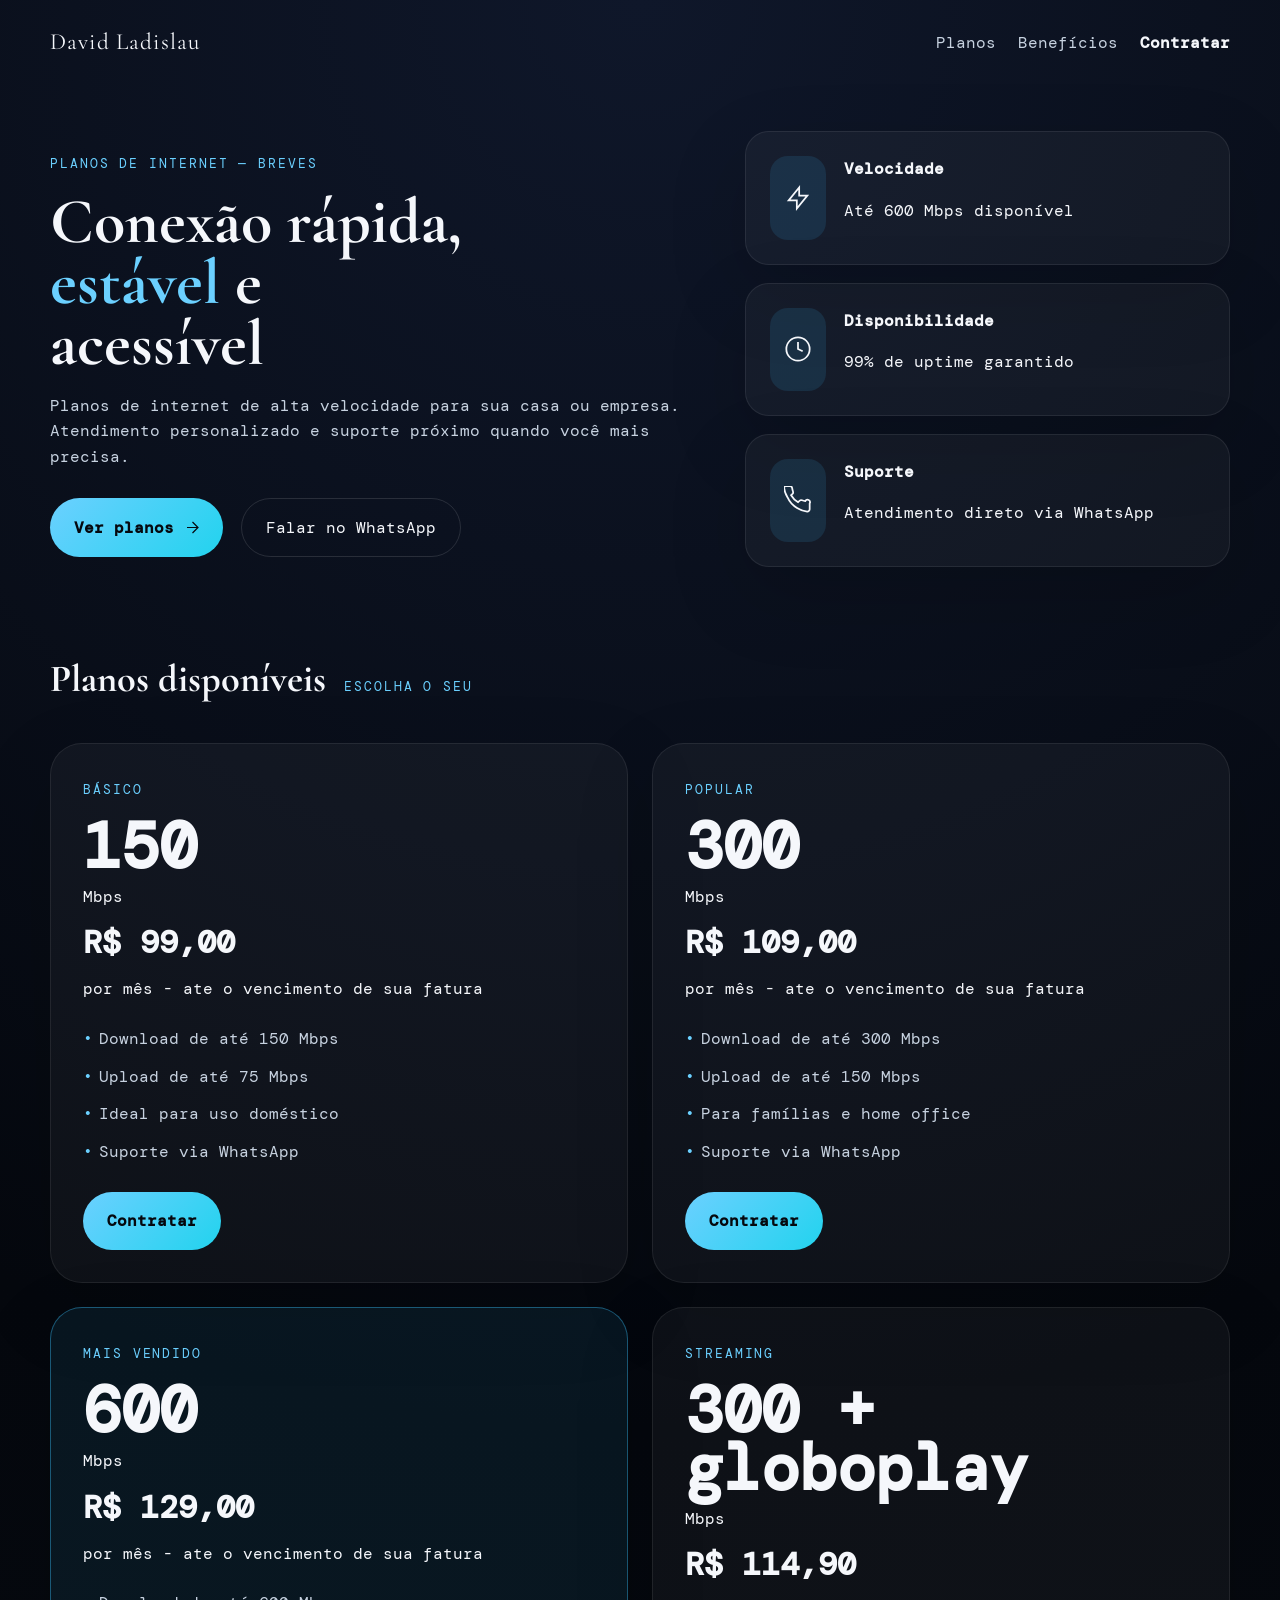
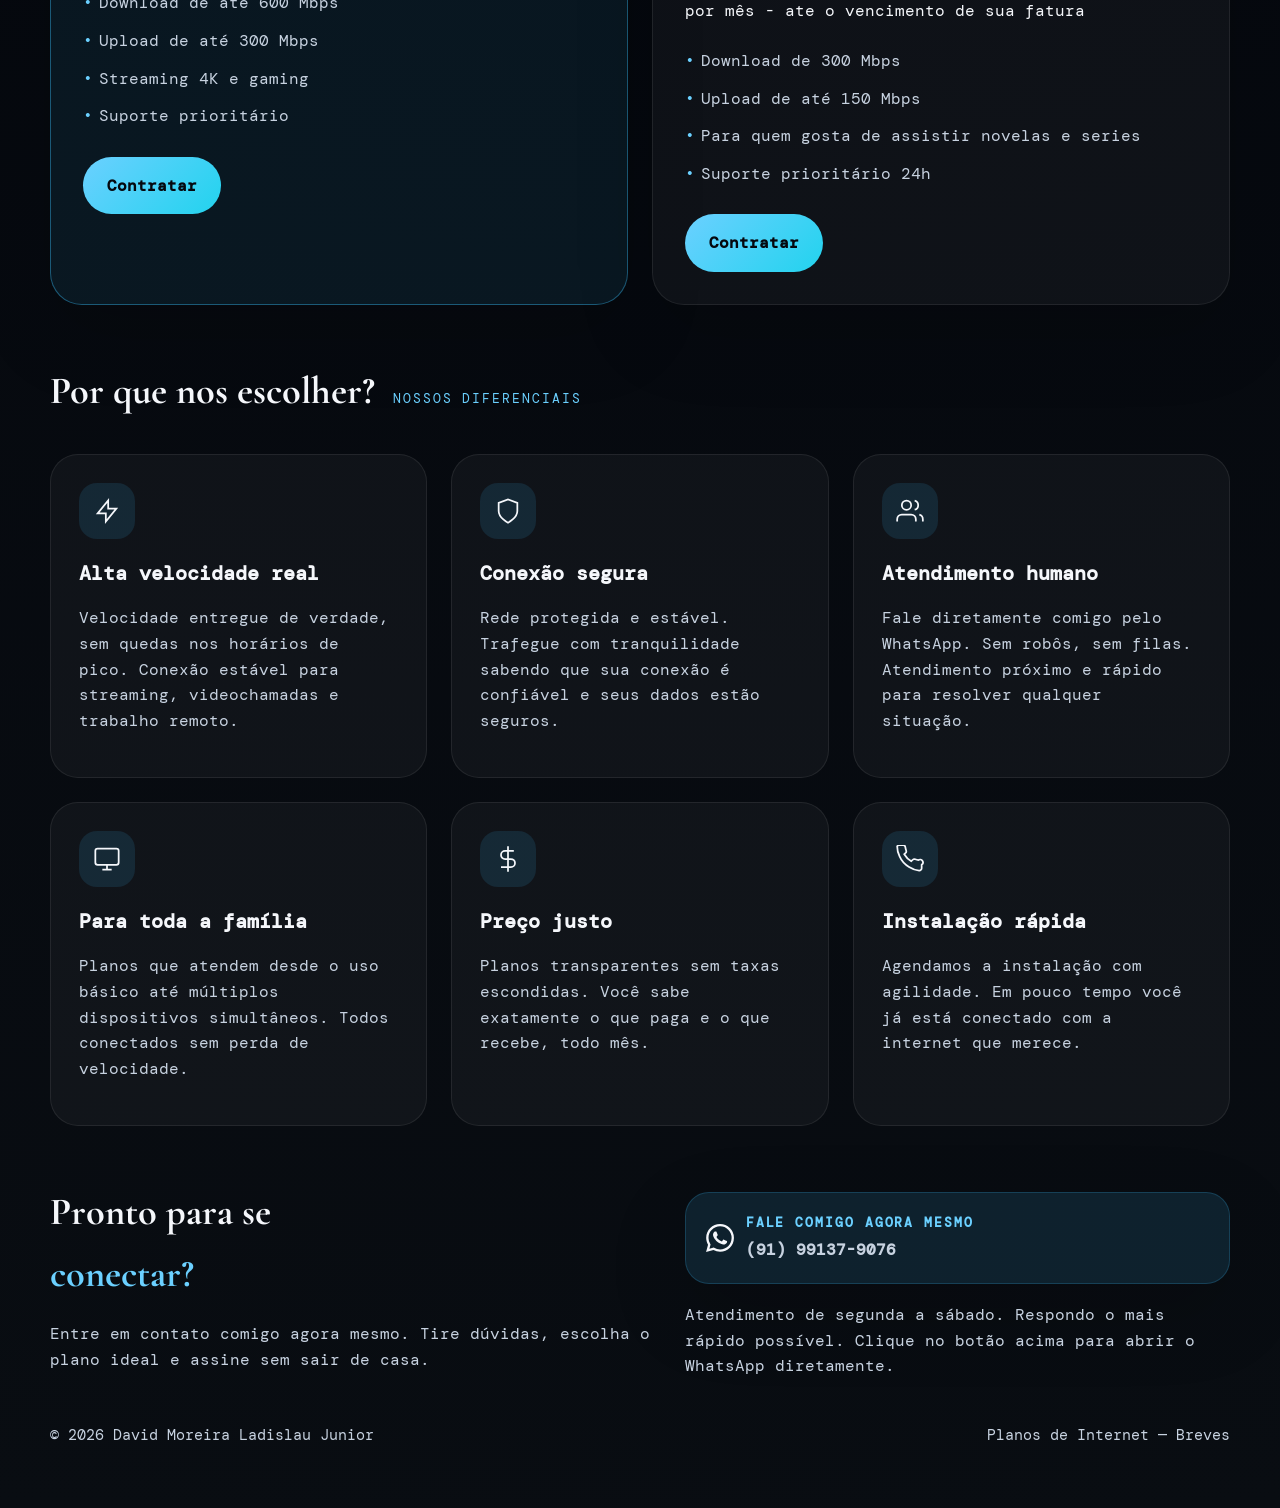
<file: index.html>
<!DOCTYPE html>
<html lang="pt-BR">
<head>
    <meta charset="UTF-8">
    <meta name="viewport" content="width=device-width, initial-scale=1.0">
    <title>David Ladislau — Internet</title>
    <link href="https://fonts.googleapis.com/css2?family=Cormorant+Garamond:ital,wght@0,300;0,400;1,300&family=DM+Mono:wght@300;400&display=swap" rel="stylesheet">
    <link rel="stylesheet" href="style.css">
</head>
<body>
<nav>
    <div class="nav-logo">David Ladislau</div>
    <ul class="nav-links">
        <li><a href="#planos">Planos</a></li>
        <li><a href="#beneficios">Benefícios</a></li>
        <li><a href="#contato" class="nav-cta">Contratar</a></li>
    </ul>
</nav>

<!-- HERO -->
<section class="hero">
    <div class="hero-left">
        <p class="hero-tag fade-in d1">Planos de Internet — Breves</p>
        <h1 class="hero-name fade-in d2">
        Conexão rápida,<br>
        <em>estável</em> e<br>
        acessível
        </h1>
        <p class="hero-desc fade-in d3">
        Planos de internet de alta velocidade para sua casa ou empresa. Atendimento personalizado e suporte próximo quando você mais precisa.
        </p>
        <div class="hero-btns fade-in d4">
        <a href="#planos" class="btn-primary">
            Ver planos
            <svg width="13" height="13" viewBox="0 0 13 13" fill="none"><path d="M1 6.5h11M6.5 1l5.5 5.5-5.5 5.5" stroke="currentColor" stroke-width="1.2"/></svg>
        </a>
        <a href="https://wa.me/5591991379076" class="btn-secondary">
            Falar no WhatsApp
        </a>
        </div>
    </div>
    <div class="hero-right">
        <div class="hero-badge">
        <div class="badge-icon">
            <svg viewBox="0 0 24 24" fill="none" stroke="currentColor" stroke-width="1.5"><path d="M13 10V3L4 14h7v7l9-11h-7z"/></svg>
        </div>
        <div class="badge-text">
            <p>Velocidade</p>
            <p>Até 600 Mbps disponível</p>
        </div>
        </div>
        <div class="hero-badge">
        <div class="badge-icon">
            <svg viewBox="0 0 24 24" fill="none" stroke="currentColor" stroke-width="1.5"><circle cx="12" cy="12" r="10"/><path d="M12 6v6l4 2"/></svg>
        </div>
        <div class="badge-text">
            <p>Disponibilidade</p>
            <p>99% de uptime garantido</p>
        </div>
        </div>
        <div class="hero-badge">
        <div class="badge-icon">
            <svg viewBox="0 0 24 24" fill="none" stroke="currentColor" stroke-width="1.5"><path d="M22 16.92v3a2 2 0 01-2.18 2 19.79 19.79 0 01-8.63-3.07A19.5 19.5 0 013.07 9.81a19.79 19.79 0 01-3.07-8.68A2 2 0 012 .18h3a2 2 0 012 1.72c.127.96.361 1.903.7 2.81a2 2 0 01-.45 2.11L6.09 7.91a16 16 0 006 6l1.27-1.27a2 2 0 012.11-.45c.907.339 1.85.573 2.81.7A2 2 0 0122 14.92z"/></svg>
        </div>
        <div class="badge-text">
            <p>Suporte</p>
            <p>Atendimento direto via WhatsApp</p>
        </div>
        </div>
    </div>
</section>

<!-- PLANOS -->
<section class="section" id="planos">
    <div class="section-header">
        <h2 class="section-title">Planos disponíveis</h2>
        <span class="section-sub">Escolha o seu</span>
    </div>
    <div class="plans">
        <div class="plan">
        <span class="plan-badge">Básico</span>
        <div class="plan-speed">150</div>
        <div class="plan-unit">Mbps</div>
        <div class="plan-price">R$ 99,00</div>
        <div class="plan-period">por mês - ate o vencimento de sua fatura</div>
        <ul class="plan-features">
            <li>Download de até 150 Mbps</li>
            <li>Upload de até 75 Mbps</li>
            <li>Ideal para uso doméstico</li>
            <li>Suporte via WhatsApp</li>
        </ul>
        <a href="https://wa.me/5591991379076?text=Olá! Tenho interesse no plano de 150 Mbps." class="plan-cta">Contratar</a>
        </div>
        <div class="plan">
        <span class="plan-badge">Popular</span>
        <div class="plan-speed">300</div>
        <div class="plan-unit">Mbps</div>
        <div class="plan-price">R$ 109,00</div>
        <div class="plan-period">por mês - ate o vencimento de sua fatura</div>
        <ul class="plan-features">
            <li>Download de até 300 Mbps</li>
            <li>Upload de até 150 Mbps</li>
            <li>Para famílias e home office</li>
            <li>Suporte via WhatsApp</li>
        </ul>
        <a href="https://wa.me/5591991379076?text=Olá! Tenho interesse no plano de 300 Mbps." class="plan-cta">Contratar</a>
        </div>
        <div class="plan featured">
        <span class="plan-badge">Mais vendido</span>
        <div class="plan-speed">600</div>
        <div class="plan-unit">Mbps</div>
        <div class="plan-price">R$ 129,00</div>
        <div class="plan-period">por mês - ate o vencimento de sua fatura</div>
        <ul class="plan-features">
            <li>Download de até 600 Mbps</li>
            <li>Upload de até 300 Mbps</li>
            <li>Streaming 4K e gaming</li>
            <li>Suporte prioritário</li>
        </ul>
        <a href="https://wa.me/5591991379076?text=Olá! Tenho interesse no plano de 600 Mbps." class="plan-cta">Contratar</a>
        </div>
        <div class="plan">
        <span class="plan-badge">Streaming</span>
        <div class="plan-speed">300 + globoplay</div>
        <div class="plan-unit">Mbps</div>
        <div class="plan-price">R$ 114,90</div>
        <div class="plan-period">por mês - ate o vencimento de sua fatura</div>
        <ul class="plan-features">
            <li>Download de 300 Mbps</li>
            <li>Upload de até 150 Mbps</li>
            <li>Para quem gosta de assistir novelas e series</li>
            <li>Suporte prioritário 24h</li>
        </ul>
        <a href="https://wa.me/5591991379076?text=Olá! Tenho interesse no plano de 300 + globoplay Mbps." class="plan-cta">Contratar</a>
        </div>
    </div>
</section>

<!-- BENEFICIOS -->
<section class="benefits" id="beneficios">
    <div class="section-header">
        <h2 class="section-title">Por que nos escolher?</h2>
        <span class="section-sub">Nossos diferenciais</span>
    </div>
    <div class="benefits-grid">
        <div class="benefit">
        <div class="benefit-icon">
            <svg viewBox="0 0 24 24" fill="none" stroke="currentColor" stroke-width="1.5"><path d="M13 10V3L4 14h7v7l9-11h-7z"/></svg>
        </div>
        <h3 class="benefit-title">Alta velocidade real</h3>
        <p class="benefit-desc">Velocidade entregue de verdade, sem quedas nos horários de pico. Conexão estável para streaming, videochamadas e trabalho remoto.</p>
        </div>
        <div class="benefit">
        <div class="benefit-icon">
            <svg viewBox="0 0 24 24" fill="none" stroke="currentColor" stroke-width="1.5"><path d="M12 22s8-4 8-10V5l-8-3-8 3v7c0 6 8 10 8 10z"/></svg>
        </div>
        <h3 class="benefit-title">Conexão segura</h3>
        <p class="benefit-desc">Rede protegida e estável. Trafegue com tranquilidade sabendo que sua conexão é confiável e seus dados estão seguros.</p>
        </div>
        <div class="benefit">
        <div class="benefit-icon">
            <svg viewBox="0 0 24 24" fill="none" stroke="currentColor" stroke-width="1.5"><path d="M17 21v-2a4 4 0 00-4-4H5a4 4 0 00-4 4v2"/><circle cx="9" cy="7" r="4"/><path d="M23 21v-2a4 4 0 00-3-3.87M16 3.13a4 4 0 010 7.75"/></svg>
        </div>
        <h3 class="benefit-title">Atendimento humano</h3>
        <p class="benefit-desc">Fale diretamente comigo pelo WhatsApp. Sem robôs, sem filas. Atendimento próximo e rápido para resolver qualquer situação.</p>
        </div>
        <div class="benefit">
        <div class="benefit-icon">
            <svg viewBox="0 0 24 24" fill="none" stroke="currentColor" stroke-width="1.5"><rect x="2" y="3" width="20" height="14" rx="2"/><path d="M8 21h8M12 17v4"/></svg>
        </div>
        <h3 class="benefit-title">Para toda a família</h3>
        <p class="benefit-desc">Planos que atendem desde o uso básico até múltiplos dispositivos simultâneos. Todos conectados sem perda de velocidade.</p>
        </div>
        <div class="benefit">
        <div class="benefit-icon">
            <svg viewBox="0 0 24 24" fill="none" stroke="currentColor" stroke-width="1.5"><line x1="12" y1="1" x2="12" y2="23"/><path d="M17 5H9.5a3.5 3.5 0 000 7h5a3.5 3.5 0 010 7H6"/></svg>
        </div>
        <h3 class="benefit-title">Preço justo</h3>
        <p class="benefit-desc">Planos transparentes sem taxas escondidas. Você sabe exatamente o que paga e o que recebe, todo mês.</p>
        </div>
        <div class="benefit">
        <div class="benefit-icon">
            <svg viewBox="0 0 24 24" fill="none" stroke="currentColor" stroke-width="1.5"><path d="M22 16.92v3a2 2 0 01-2.18 2 19.79 19.79 0 01-8.63-3.07A19.5 19.5 0 013.07 9.81 19.79 19.79 0 01.99 1.12 2 2 0 013 .18h3a2 2 0 012 1.72c.127.96.361 1.903.7 2.81a2 2 0 01-.45 2.11L7.09 7.91a16 16 0 006 6l1.27-1.27a2 2 0 012.11-.45c.907.339 1.85.573 2.81.7A2 2 0 0122 16.92z"/></svg>
        </div>
        <h3 class="benefit-title">Instalação rápida</h3>
        <p class="benefit-desc">Agendamos a instalação com agilidade. Em pouco tempo você já está conectado com a internet que merece.</p>
        </div>
    </div>
</section>

<!-- CONTATO -->
<section class="contact" id="contato">
    <div>
        <h2 class="contact-title">
        Pronto para se<br>
        <em>conectar?</em>
        </h2>
        <p class="contact-sub">
        Entre em contato comigo agora mesmo. Tire dúvidas, escolha o plano ideal e assine sem sair de casa.
        </p>
    </div>
    <div class="contact-right">
        <a href="https://wa.me/5591991379076" class="whatsapp-btn">
        <svg viewBox="0 0 24 24" fill="currentColor"><path d="M17.472 14.382c-.297-.149-1.758-.867-2.03-.967-.273-.099-.471-.148-.67.15-.197.297-.767.966-.94 1.164-.173.199-.347.223-.644.075-.297-.15-1.255-.463-2.39-1.475-.883-.788-1.48-1.761-1.653-2.059-.173-.297-.018-.458.13-.606.134-.133.298-.347.446-.52.149-.174.198-.298.298-.497.099-.198.05-.371-.025-.52-.075-.149-.669-1.612-.916-2.207-.242-.579-.487-.5-.669-.51-.173-.008-.371-.01-.57-.01-.198 0-.52.074-.792.372-.272.297-1.04 1.016-1.04 2.479 0 1.462 1.065 2.875 1.213 3.074.149.198 2.096 3.2 5.077 4.487.709.306 1.262.489 1.694.625.712.227 1.36.195 1.871.118.571-.085 1.758-.719 2.006-1.413.248-.694.248-1.289.173-1.413-.074-.124-.272-.198-.57-.347m-5.421 7.403h-.004a9.87 9.87 0 01-5.031-1.378l-.361-.214-3.741.982.998-3.648-.235-.374a9.86 9.86 0 01-1.51-5.26c.001-5.45 4.436-9.884 9.888-9.884 2.64 0 5.122 1.03 6.988 2.898a9.825 9.825 0 012.893 6.994c-.003 5.45-4.437 9.884-9.885 9.884m8.413-18.297A11.815 11.815 0 0012.05 0C5.495 0 .16 5.335.157 11.892c0 2.096.547 4.142 1.588 5.945L.057 24l6.305-1.654a11.882 11.882 0 005.683 1.448h.005c6.554 0 11.89-5.335 11.893-11.893a11.821 11.821 0 00-3.48-8.413z"/></svg>
        <div class="whatsapp-info">
            <span class="whatsapp-label">Fale comigo agora mesmo</span>
            <span class="whatsapp-number">(91) 99137-9076</span>
        </div>
        </a>
        <p class="contact-note">
        Atendimento de segunda a sábado. Respondo o mais rápido possível. Clique no botão acima para abrir o WhatsApp diretamente.
        </p>
    </div>
</section>

<footer>
    <span>© 2026 David Moreira Ladislau Junior</span>
    <span>Planos de Internet — Breves</span>
</footer>

</body>
</html>
</file>
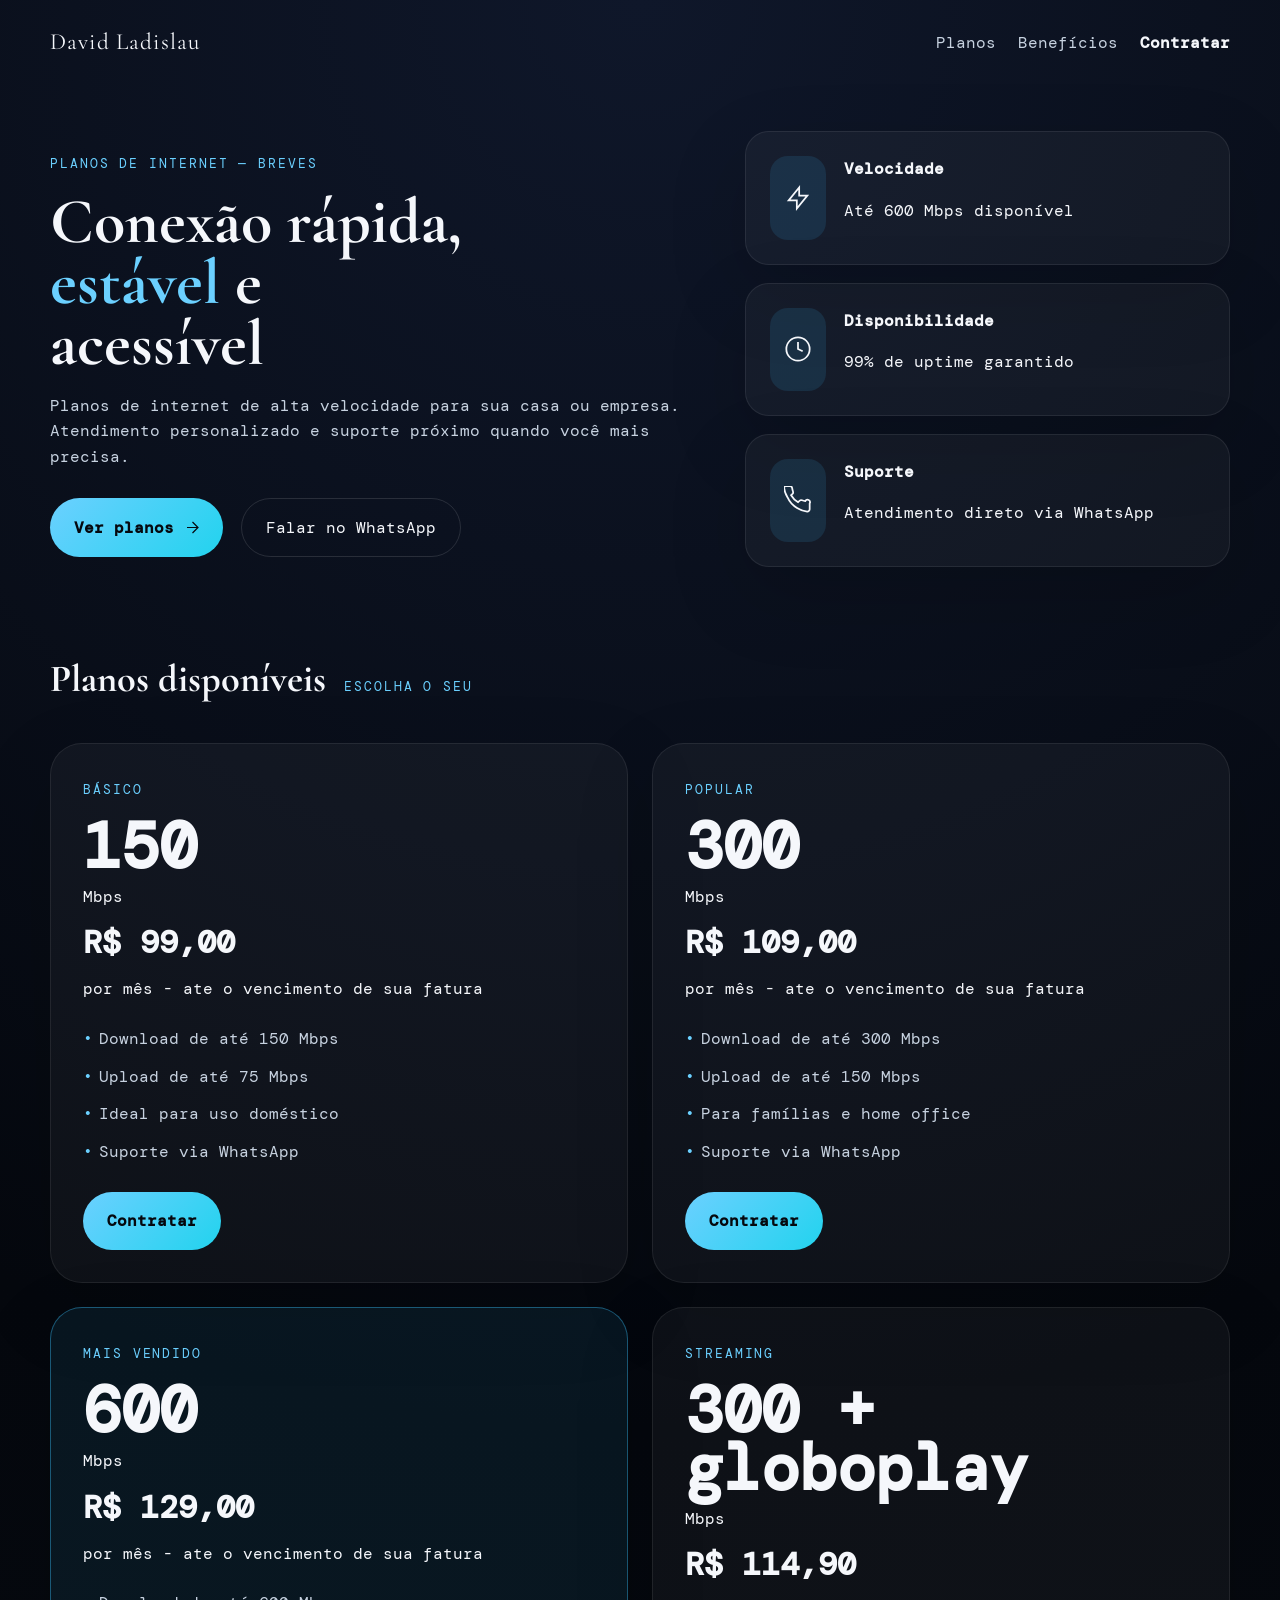
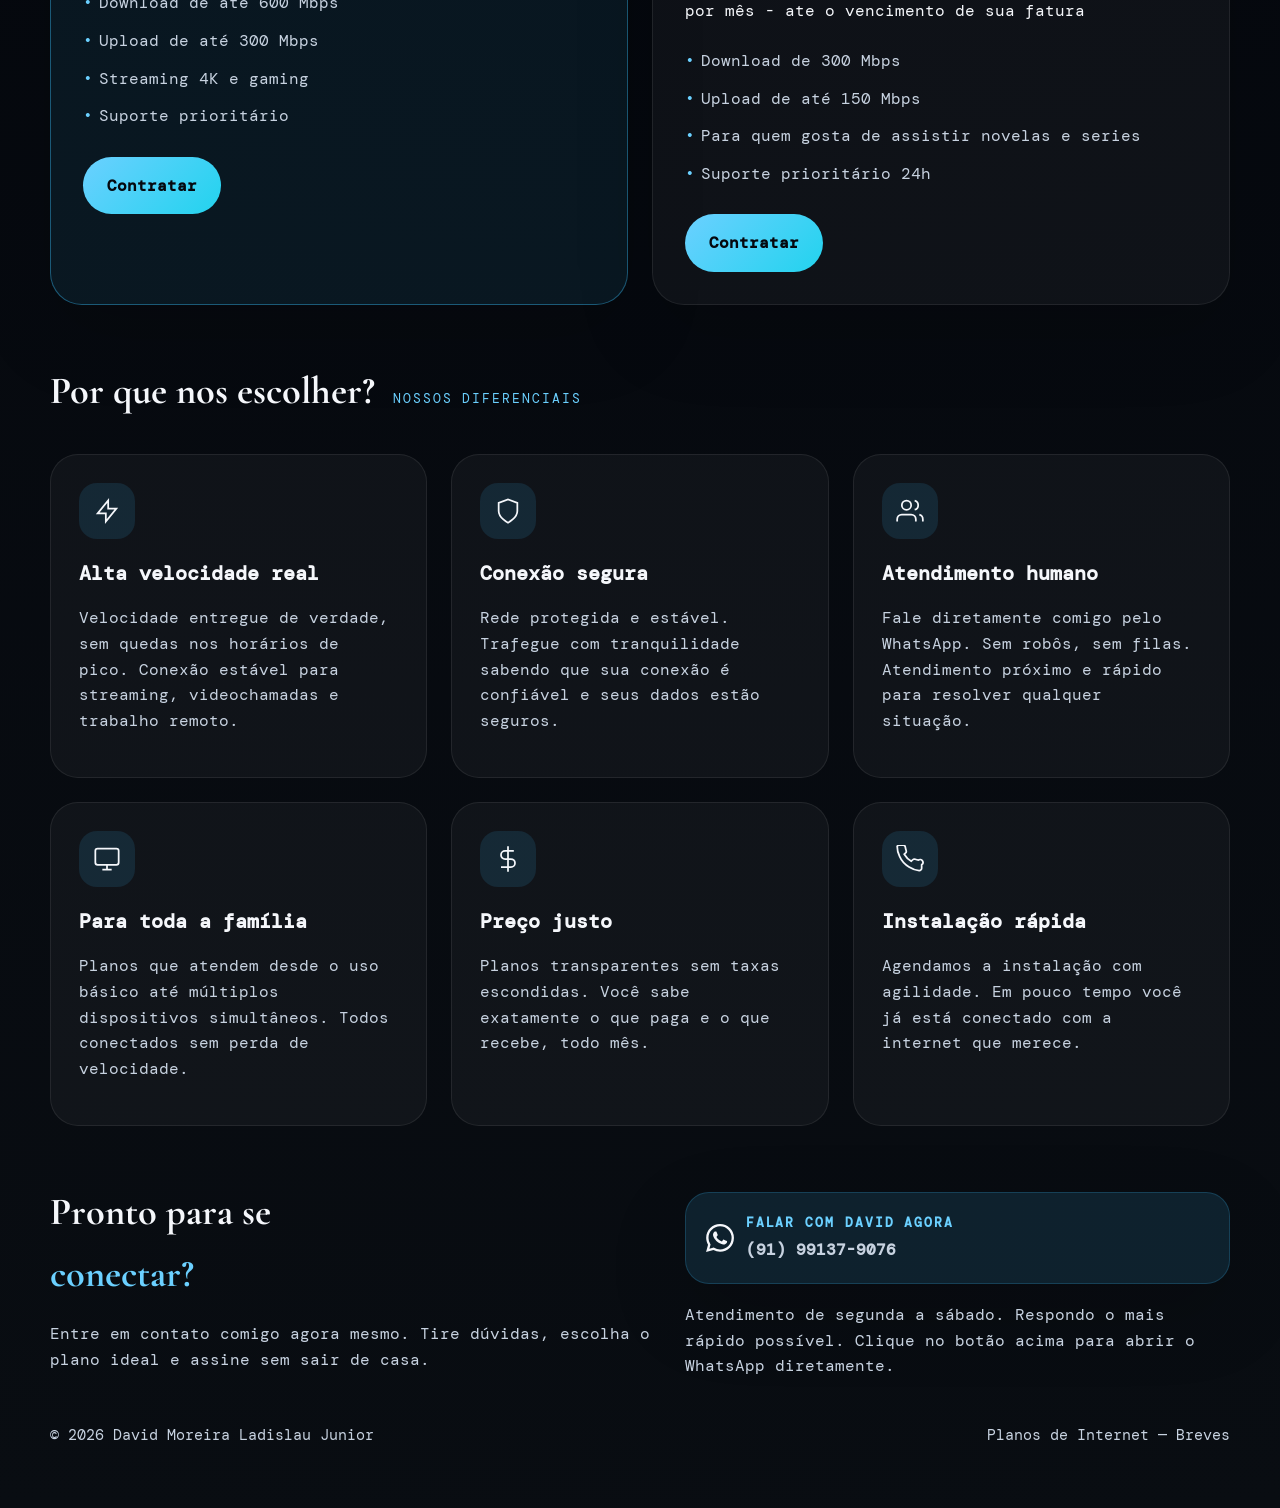
<file: main.html>
<!DOCTYPE html>
<html lang="pt-BR">
<head>
    <meta charset="UTF-8">
    <meta name="viewport" content="width=device-width, initial-scale=1.0">
    <title>David Ladislau — Internet</title>
    <link href="https://fonts.googleapis.com/css2?family=Cormorant+Garamond:ital,wght@0,300;0,400;1,300&family=DM+Mono:wght@300;400&display=swap" rel="stylesheet">
    <link rel="stylesheet" href="style.css">
</head>
<body>
<nav>
    <div class="nav-logo">David Ladislau</div>
    <ul class="nav-links">
        <li><a href="#planos">Planos</a></li>
        <li><a href="#beneficios">Benefícios</a></li>
        <li><a href="#contato" class="nav-cta">Contratar</a></li>
    </ul>
</nav>

<!-- HERO -->
<section class="hero">
    <div class="hero-left">
        <p class="hero-tag fade-in d1">Planos de Internet — Breves</p>
        <h1 class="hero-name fade-in d2">
        Conexão rápida,<br>
        <em>estável</em> e<br>
        acessível
        </h1>
        <p class="hero-desc fade-in d3">
        Planos de internet de alta velocidade para sua casa ou empresa. Atendimento personalizado e suporte próximo quando você mais precisa.
        </p>
        <div class="hero-btns fade-in d4">
        <a href="#planos" class="btn-primary">
            Ver planos
            <svg width="13" height="13" viewBox="0 0 13 13" fill="none"><path d="M1 6.5h11M6.5 1l5.5 5.5-5.5 5.5" stroke="currentColor" stroke-width="1.2"/></svg>
        </a>
        <a href="https://wa.me/5591991379076" class="btn-secondary">
            Falar no WhatsApp
        </a>
        </div>
    </div>
    <div class="hero-right">
        <div class="hero-badge">
        <div class="badge-icon">
            <svg viewBox="0 0 24 24" fill="none" stroke="currentColor" stroke-width="1.5"><path d="M13 10V3L4 14h7v7l9-11h-7z"/></svg>
        </div>
        <div class="badge-text">
            <p>Velocidade</p>
            <p>Até 600 Mbps disponível</p>
        </div>
        </div>
        <div class="hero-badge">
        <div class="badge-icon">
            <svg viewBox="0 0 24 24" fill="none" stroke="currentColor" stroke-width="1.5"><circle cx="12" cy="12" r="10"/><path d="M12 6v6l4 2"/></svg>
        </div>
        <div class="badge-text">
            <p>Disponibilidade</p>
            <p>99% de uptime garantido</p>
        </div>
        </div>
        <div class="hero-badge">
        <div class="badge-icon">
            <svg viewBox="0 0 24 24" fill="none" stroke="currentColor" stroke-width="1.5"><path d="M22 16.92v3a2 2 0 01-2.18 2 19.79 19.79 0 01-8.63-3.07A19.5 19.5 0 013.07 9.81a19.79 19.79 0 01-3.07-8.68A2 2 0 012 .18h3a2 2 0 012 1.72c.127.96.361 1.903.7 2.81a2 2 0 01-.45 2.11L6.09 7.91a16 16 0 006 6l1.27-1.27a2 2 0 012.11-.45c.907.339 1.85.573 2.81.7A2 2 0 0122 14.92z"/></svg>
        </div>
        <div class="badge-text">
            <p>Suporte</p>
            <p>Atendimento direto via WhatsApp</p>
        </div>
        </div>
    </div>
</section>

<!-- PLANOS -->
<section class="section" id="planos">
    <div class="section-header">
        <h2 class="section-title">Planos disponíveis</h2>
        <span class="section-sub">Escolha o seu</span>
    </div>
    <div class="plans">
        <div class="plan">
        <span class="plan-badge">Básico</span>
        <div class="plan-speed">150</div>
        <div class="plan-unit">Mbps</div>
        <div class="plan-price">R$ 99,00</div>
        <div class="plan-period">por mês - ate o vencimento de sua fatura</div>
        <ul class="plan-features">
            <li>Download de até 150 Mbps</li>
            <li>Upload de até 75 Mbps</li>
            <li>Ideal para uso doméstico</li>
            <li>Suporte via WhatsApp</li>
        </ul>
        <a href="https://wa.me/5591991379076?text=Olá! Tenho interesse no plano de 150 Mbps." class="plan-cta">Contratar</a>
        </div>
        <div class="plan">
        <span class="plan-badge">Popular</span>
        <div class="plan-speed">300</div>
        <div class="plan-unit">Mbps</div>
        <div class="plan-price">R$ 109,00</div>
        <div class="plan-period">por mês - ate o vencimento de sua fatura</div>
        <ul class="plan-features">
            <li>Download de até 300 Mbps</li>
            <li>Upload de até 150 Mbps</li>
            <li>Para famílias e home office</li>
            <li>Suporte via WhatsApp</li>
        </ul>
        <a href="https://wa.me/5591991379076?text=Olá! Tenho interesse no plano de 300 Mbps." class="plan-cta">Contratar</a>
        </div>
        <div class="plan featured">
        <span class="plan-badge">Mais vendido</span>
        <div class="plan-speed">600</div>
        <div class="plan-unit">Mbps</div>
        <div class="plan-price">R$ 129,00</div>
        <div class="plan-period">por mês - ate o vencimento de sua fatura</div>
        <ul class="plan-features">
            <li>Download de até 600 Mbps</li>
            <li>Upload de até 300 Mbps</li>
            <li>Streaming 4K e gaming</li>
            <li>Suporte prioritário</li>
        </ul>
        <a href="https://wa.me/5591991379076?text=Olá! Tenho interesse no plano de 600 Mbps." class="plan-cta">Contratar</a>
        </div>
        <div class="plan">
        <span class="plan-badge">Streaming</span>
        <div class="plan-speed">300 + globoplay</div>
        <div class="plan-unit">Mbps</div>
        <div class="plan-price">R$ 114,90</div>
        <div class="plan-period">por mês - ate o vencimento de sua fatura</div>
        <ul class="plan-features">
            <li>Download de 300 Mbps</li>
            <li>Upload de até 150 Mbps</li>
            <li>Para quem gosta de assistir novelas e series</li>
            <li>Suporte prioritário 24h</li>
        </ul>
        <a href="https://wa.me/5591991379076?text=Olá! Tenho interesse no plano de 1 Gbps." class="plan-cta">Contratar</a>
        </div>
    </div>
</section>

<!-- BENEFICIOS -->
<section class="benefits" id="beneficios">
    <div class="section-header">
        <h2 class="section-title">Por que nos escolher?</h2>
        <span class="section-sub">Nossos diferenciais</span>
    </div>
    <div class="benefits-grid">
        <div class="benefit">
        <div class="benefit-icon">
            <svg viewBox="0 0 24 24" fill="none" stroke="currentColor" stroke-width="1.5"><path d="M13 10V3L4 14h7v7l9-11h-7z"/></svg>
        </div>
        <h3 class="benefit-title">Alta velocidade real</h3>
        <p class="benefit-desc">Velocidade entregue de verdade, sem quedas nos horários de pico. Conexão estável para streaming, videochamadas e trabalho remoto.</p>
        </div>
        <div class="benefit">
        <div class="benefit-icon">
            <svg viewBox="0 0 24 24" fill="none" stroke="currentColor" stroke-width="1.5"><path d="M12 22s8-4 8-10V5l-8-3-8 3v7c0 6 8 10 8 10z"/></svg>
        </div>
        <h3 class="benefit-title">Conexão segura</h3>
        <p class="benefit-desc">Rede protegida e estável. Trafegue com tranquilidade sabendo que sua conexão é confiável e seus dados estão seguros.</p>
        </div>
        <div class="benefit">
        <div class="benefit-icon">
            <svg viewBox="0 0 24 24" fill="none" stroke="currentColor" stroke-width="1.5"><path d="M17 21v-2a4 4 0 00-4-4H5a4 4 0 00-4 4v2"/><circle cx="9" cy="7" r="4"/><path d="M23 21v-2a4 4 0 00-3-3.87M16 3.13a4 4 0 010 7.75"/></svg>
        </div>
        <h3 class="benefit-title">Atendimento humano</h3>
        <p class="benefit-desc">Fale diretamente comigo pelo WhatsApp. Sem robôs, sem filas. Atendimento próximo e rápido para resolver qualquer situação.</p>
        </div>
        <div class="benefit">
        <div class="benefit-icon">
            <svg viewBox="0 0 24 24" fill="none" stroke="currentColor" stroke-width="1.5"><rect x="2" y="3" width="20" height="14" rx="2"/><path d="M8 21h8M12 17v4"/></svg>
        </div>
        <h3 class="benefit-title">Para toda a família</h3>
        <p class="benefit-desc">Planos que atendem desde o uso básico até múltiplos dispositivos simultâneos. Todos conectados sem perda de velocidade.</p>
        </div>
        <div class="benefit">
        <div class="benefit-icon">
            <svg viewBox="0 0 24 24" fill="none" stroke="currentColor" stroke-width="1.5"><line x1="12" y1="1" x2="12" y2="23"/><path d="M17 5H9.5a3.5 3.5 0 000 7h5a3.5 3.5 0 010 7H6"/></svg>
        </div>
        <h3 class="benefit-title">Preço justo</h3>
        <p class="benefit-desc">Planos transparentes sem taxas escondidas. Você sabe exatamente o que paga e o que recebe, todo mês.</p>
        </div>
        <div class="benefit">
        <div class="benefit-icon">
            <svg viewBox="0 0 24 24" fill="none" stroke="currentColor" stroke-width="1.5"><path d="M22 16.92v3a2 2 0 01-2.18 2 19.79 19.79 0 01-8.63-3.07A19.5 19.5 0 013.07 9.81 19.79 19.79 0 01.99 1.12 2 2 0 013 .18h3a2 2 0 012 1.72c.127.96.361 1.903.7 2.81a2 2 0 01-.45 2.11L7.09 7.91a16 16 0 006 6l1.27-1.27a2 2 0 012.11-.45c.907.339 1.85.573 2.81.7A2 2 0 0122 16.92z"/></svg>
        </div>
        <h3 class="benefit-title">Instalação rápida</h3>
        <p class="benefit-desc">Agendamos a instalação com agilidade. Em pouco tempo você já está conectado com a internet que merece.</p>
        </div>
    </div>
</section>

<!-- CONTATO -->
<section class="contact" id="contato">
    <div>
        <h2 class="contact-title">
        Pronto para se<br>
        <em>conectar?</em>
        </h2>
        <p class="contact-sub">
        Entre em contato comigo agora mesmo. Tire dúvidas, escolha o plano ideal e assine sem sair de casa.
        </p>
    </div>
    <div class="contact-right">
        <a href="https://wa.me/5591991379076" class="whatsapp-btn">
        <svg viewBox="0 0 24 24" fill="currentColor"><path d="M17.472 14.382c-.297-.149-1.758-.867-2.03-.967-.273-.099-.471-.148-.67.15-.197.297-.767.966-.94 1.164-.173.199-.347.223-.644.075-.297-.15-1.255-.463-2.39-1.475-.883-.788-1.48-1.761-1.653-2.059-.173-.297-.018-.458.13-.606.134-.133.298-.347.446-.52.149-.174.198-.298.298-.497.099-.198.05-.371-.025-.52-.075-.149-.669-1.612-.916-2.207-.242-.579-.487-.5-.669-.51-.173-.008-.371-.01-.57-.01-.198 0-.52.074-.792.372-.272.297-1.04 1.016-1.04 2.479 0 1.462 1.065 2.875 1.213 3.074.149.198 2.096 3.2 5.077 4.487.709.306 1.262.489 1.694.625.712.227 1.36.195 1.871.118.571-.085 1.758-.719 2.006-1.413.248-.694.248-1.289.173-1.413-.074-.124-.272-.198-.57-.347m-5.421 7.403h-.004a9.87 9.87 0 01-5.031-1.378l-.361-.214-3.741.982.998-3.648-.235-.374a9.86 9.86 0 01-1.51-5.26c.001-5.45 4.436-9.884 9.888-9.884 2.64 0 5.122 1.03 6.988 2.898a9.825 9.825 0 012.893 6.994c-.003 5.45-4.437 9.884-9.885 9.884m8.413-18.297A11.815 11.815 0 0012.05 0C5.495 0 .16 5.335.157 11.892c0 2.096.547 4.142 1.588 5.945L.057 24l6.305-1.654a11.882 11.882 0 005.683 1.448h.005c6.554 0 11.89-5.335 11.893-11.893a11.821 11.821 0 00-3.48-8.413z"/></svg>
        <div class="whatsapp-info">
            <span class="whatsapp-label">Falar com David agora</span>
            <span class="whatsapp-number">(91) 99137-9076</span>
        </div>
        </a>
        <p class="contact-note">
        Atendimento de segunda a sábado. Respondo o mais rápido possível. Clique no botão acima para abrir o WhatsApp diretamente.
        </p>
    </div>
</section>

<footer>
    <span>© 2026 David Moreira Ladislau Junior</span>
    <span>Planos de Internet — Breves</span>
</footer>

</body>
</html>
</file>
<file: style.css>
:root {
  --bg: #090d12;
  --surface: rgba(255, 255, 255, 0.06);
  --surface-strong: rgba(255, 255, 255, 0.12);
  --text: #f5f7fb;
  --muted: #c7d2e0;
  --accent: #6bd0ff;
  --accent-strong: #38bdf8;
  --accent-soft: rgba(56, 189, 248, 0.16);
  --success: #34d399;
  --radius: 24px;
  --shadow: 0 28px 80px rgba(0, 0, 0, 0.16);
}

* {
  box-sizing: border-box;
}

html {
  scroll-behavior: smooth;
}

body {
  margin: 0;
  min-height: 100vh;
  background: radial-gradient(circle at top, #0f172a 0%, #05080e 45%, #090d12 100%);
  color: var(--text);
  font-family: 'DM Mono', monospace;
  line-height: 1.6;
}

img {
  max-width: 100%;
  display: block;
}

a {
  color: inherit;
  text-decoration: none;
}

button,
input,
textarea {
  font: inherit;
}

body {
  padding: 0 24px 48px;
}

nav {
  max-width: 1180px;
  margin: 0 auto;
  padding: 24px 0;
  display: flex;
  align-items: center;
  justify-content: space-between;
}

.nav-logo {
  font-family: 'Cormorant Garamond', serif;
  font-size: 1.45rem;
  letter-spacing: 0.05em;
}

.nav-links {
  display: flex;
  gap: 22px;
  list-style: none;
  margin: 0;
  padding: 0;
}

.nav-links a {
  color: var(--muted);
  transition: color 0.25s ease;
}

.nav-links a:hover,
.nav-links .nav-cta {
  color: var(--text);
}

.nav-cta {
  font-weight: 700;
}

.hero {
  max-width: 1180px;
  margin: 0 auto;
  margin-top: 24px;
  display: grid;
  grid-template-columns: 1.3fr 0.95fr;
  gap: 32px;
  align-items: center;
}

.hero-left {
  padding: 32px 0;
}

.hero-tag,
.section-sub,
.whatsapp-label,
.plan-badge {
  text-transform: uppercase;
  letter-spacing: 0.15em;
  font-size: 0.8rem;
  color: var(--accent);
}

.hero-name {
  margin: 18px 0;
  font-family: 'Cormorant Garamond', serif;
  font-size: clamp(3.4rem, 5vw, 5.2rem);
  line-height: 0.95;
}

.hero-name em,
.contact-title em {
  font-style: normal;
  color: var(--accent);
}

.hero-desc,
.benefit-desc,
.contact-sub,
.contact-note,
.plan-features li {
  color: var(--muted);
}

.hero-btns {
  display: flex;
  gap: 18px;
  flex-wrap: wrap;
  margin-top: 28px;
}

.btn-primary,
.plan-cta,
.whatsapp-btn {
  display: inline-flex;
  align-items: center;
  gap: 12px;
  background: linear-gradient(135deg, var(--accent), #22d3ee);
  color: #05080e;
  padding: 16px 24px;
  border-radius: 999px;
  font-weight: 700;
  transition: transform 0.2s ease, box-shadow 0.2s ease;
}

.btn-secondary {
  display: inline-flex;
  align-items: center;
  justify-content: center;
  border: 1px solid rgba(255, 255, 255, 0.12);
  color: var(--text);
  padding: 16px 24px;
  border-radius: 999px;
  transition: transform 0.2s ease, background 0.2s ease;
}

.btn-primary:hover,
.btn-secondary:hover,
.plan-cta:hover,
.whatsapp-btn:hover {
  transform: translateY(-2px);
}

.btn-secondary:hover {
  background: rgba(255, 255, 255, 0.05);
}

.hero-right {
  display: grid;
  gap: 18px;
}

.hero-badge {
  display: flex;
  gap: 18px;
  padding: 24px;
  border-radius: var(--radius);
  background: rgba(255, 255, 255, 0.04);
  border: 1px solid rgba(255, 255, 255, 0.08);
  box-shadow: var(--shadow);
}

.badge-icon {
  min-width: 56px;
  min-height: 56px;
  border-radius: 18px;
  display: grid;
  place-items: center;
  background: rgba(56, 189, 248, 0.12);
}

.badge-icon svg,
.benefit-icon svg,
.whatsapp-btn svg {
  width: 28px;
  height: 28px;
}

.badge-text p:first-child {
  font-weight: 700;
  margin: 0 0 6px;
}

.section {
  max-width: 1180px;
  margin: 0 auto;
  padding-top: 60px;
}

.section-header {
  display: flex;
  align-items: baseline;
  gap: 18px;
  flex-wrap: wrap;
  margin-bottom: 32px;
}

.section-title,
.contact-title {
  margin: 0;
  font-size: clamp(2rem, 3vw, 3rem);
  font-family: 'Cormorant Garamond', serif;
}

.plans {
  display: grid;
  gap: 24px;
  grid-template-columns: repeat(2, minmax(0, 1fr));
}

.plan {
  background: rgba(255, 255, 255, 0.04);
  border: 1px solid rgba(255, 255, 255, 0.08);
  border-radius: 32px;
  padding: 32px;
  box-shadow: var(--shadow);
}

.plan.featured {
  border-color: rgba(56, 189, 248, 0.4);
  background: rgba(56, 189, 248, 0.08);
}

.plan-badge {
  display: inline-block;
  margin-bottom: 18px;
}

.plan-speed {
  font-size: clamp(3rem, 5vw, 4.5rem);
  font-weight: 800;
  line-height: 0.9;
  margin: 0;
}

.plan-unit,
.plan-price,
.plan-period {
  margin: 8px 0 0;
}

.plan-price {
  font-size: 2rem;
  font-weight: 700;
}

.plan-features {
  list-style: none;
  padding: 0;
  margin: 24px 0 28px;
  display: grid;
  gap: 12px;
}

.plan-features li::before {
  content: '•';
  color: var(--accent);
  display: inline-block;
  width: 1em;
}

.plan-cta {
  width: fit-content;
  color: #05080e;
}

.benefits {
  max-width: 1180px;
  margin: 0 auto;
  padding-top: 56px;
}

.benefits-grid {
  display: grid;
  gap: 24px;
  grid-template-columns: repeat(3, minmax(0, 1fr));
}

.benefit {
  background: rgba(255, 255, 255, 0.04);
  border: 1px solid rgba(255, 255, 255, 0.08);
  border-radius: 28px;
  padding: 28px;
}

.benefit-icon {
  width: 56px;
  height: 56px;
  border-radius: 18px;
  display: grid;
  place-items: center;
  margin-bottom: 18px;
  background: rgba(56, 189, 248, 0.12);
}

.benefit-title {
  margin: 0 0 12px;
  font-size: 1.25rem;
}

.contact {
  max-width: 1180px;
  margin: 0 auto;
  display: grid;
  grid-template-columns: 1.05fr 0.95fr;
  gap: 32px;
  align-items: center;
  padding-top: 56px;
}

.contact-right {
  display: grid;
  gap: 18px;
}

.whatsapp-btn {
  background: rgba(56, 189, 248, 0.12);
  border: 1px solid rgba(56, 189, 248, 0.2);
  color: var(--text);
  padding: 20px;
  border-radius: 24px;
  box-shadow: var(--shadow);
}

.whatsapp-info {
  display: grid;
  gap: 4px;
}

.whatsapp-label {
  font-weight: 700;
}

.whatsapp-number {
  color: var(--muted);
}

.contact-note {
  margin: 0;
  color: var(--muted);
}

footer {
  max-width: 1180px;
  margin: 0 auto;
  padding: 36px 0 12px;
  display: flex;
  justify-content: space-between;
  gap: 24px;
  flex-wrap: wrap;
  color: var(--muted);
  font-size: 0.92rem;
}

@media (max-width: 980px) {
  .hero,
  .contact {
    grid-template-columns: 1fr;
  }

  .plans,
  .benefits-grid {
    grid-template-columns: 1fr;
  }
}

@media (max-width: 680px) {
  body {
    padding: 0 16px 32px;
  }

  nav {
    flex-direction: column;
    align-items: flex-start;
    gap: 16px;
  }

  .nav-links {
    flex-wrap: wrap;
    gap: 14px;
  }

  .hero-name {
    font-size: 2.8rem;
  }

  .hero-btns,
  .plan-features,
  .whatsapp-btn {
    width: 100%;
  }

  .btn-primary,
  .btn-secondary,
  .plan-cta {
    justify-content: center;
  }
}
</file>
